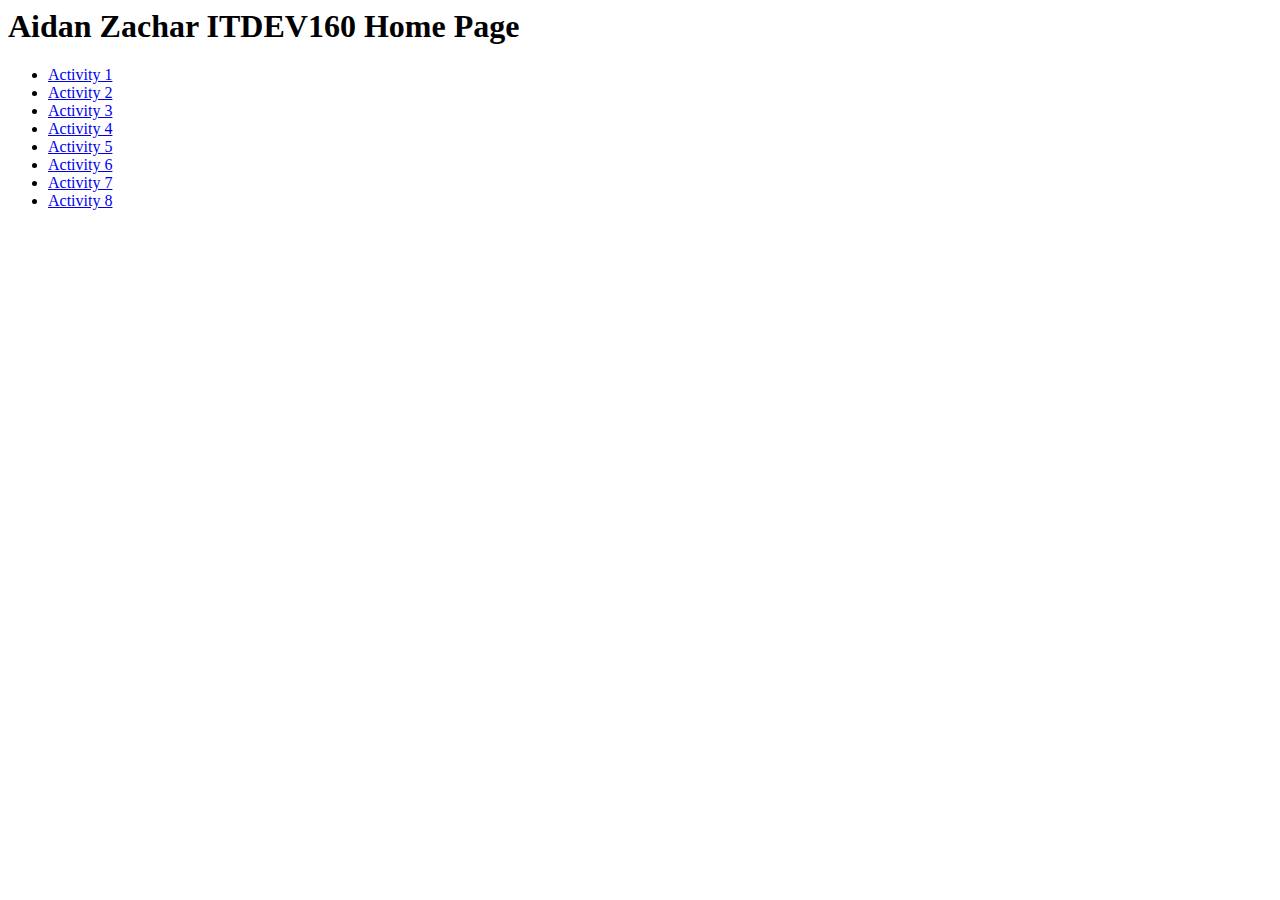
<file: index.html>
<html>
    <head>
        <title>Home</title>
    </head>
    <body>
        <h1>Aidan Zachar ITDEV160 Home Page</h1>
        <ul>
            <li>
                <a href="activity-1/index.html">Activity 1</a>
            </li>
            <li>
                <a href="activity-2/index.html">Activity 2</a>
            </li>
            <li>
                <a href="activity-3/index.html">Activity 3</a>
            </li>
            <li>
                <a href="activity-4/index.html">Activity 4</a>
            </li>
            <li>
                <a href="activity-5/index.html">Activity 5</a>
            </li>
            <li>
                <a href="activity-6/index.html">Activity 6</a>
            </li>
            <li>
                <a href="activity-7/index.html">Activity 7</a>
            </li>
            <li>
                <a href="activity-8/index.html">Activity 8</a>
            </li>
        </ul>
    </body>
</html>
</file>
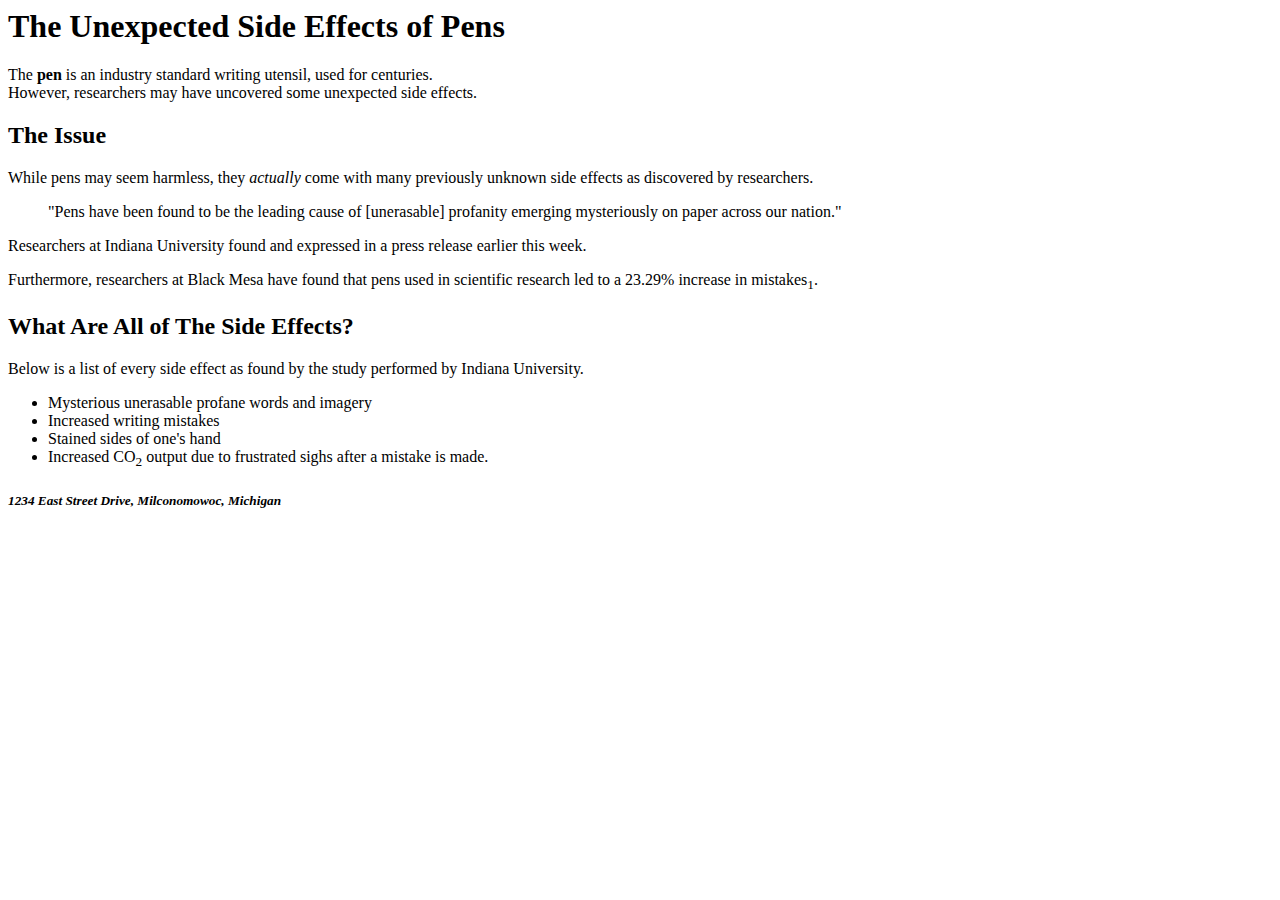
<file: activity-1/index.html>
<html>
    <head>
        <title></title>
    </head>
    <body>
        <h1>The Unexpected Side Effects of Pens</h1>
        <p>The <b>pen</b> is an industry standard writing utensil, used for centuries.<br>However, researchers may have uncovered some unexpected side effects.</p>
        <h2>The Issue</h2>
        <p>While pens may seem harmless, they <i>actually</i> come with many previously unknown side effects as discovered by researchers.</p>
        <blockquote cite="https://en.wikipedia.org/wiki/Pen">
            <p>"Pens have been found to be the leading cause of [unerasable] profanity emerging mysteriously on paper across our nation."</p>
        </blockquote>
        <p>Researchers at Indiana University found and expressed in a press release earlier this week.</p>
        <p>Furthermore, researchers at Black Mesa have found that pens used in scientific research led to a 23.29% increase in mistakes<sub>1</sub>.</sub></p>
        <h2>What Are All of The Side Effects?</h2>
        <p>Below is a list of every side effect as found by the study performed by Indiana University.</p>
        <ul>
            <li>Mysterious unerasable profane words and imagery</li>
            <li>Increased writing mistakes</li>
            <li>Stained sides of one's hand</li>
            <li>Increased CO<sub>2</sub> output due to frustrated sighs after a mistake is made.</li>
        </ul>

        <address>
            <h5>1234 East Street Drive, Milconomowoc, Michigan</h5>
        </address>
    </body>
</html>
</file>
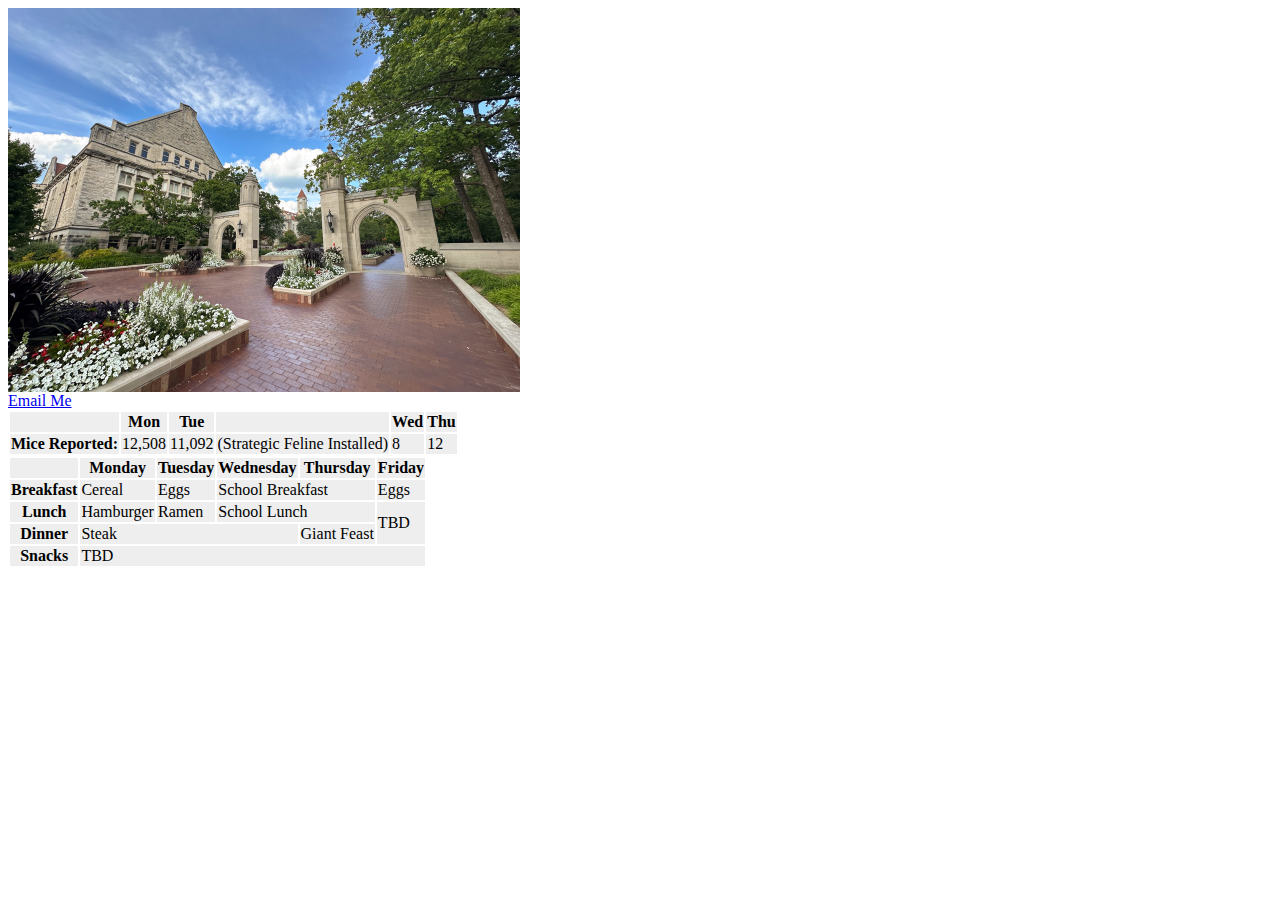
<file: activity-2/index.html>
<html>
    <head>
        <title>Activity 2</title>
        <style>
            th, td {
                background-color: #eeeeee;
            }
        </style>
    </head>
    <body>
        <img src="images/image.jpg" alt="Indiana University Sample Gates" title="Indiana University Sample Gates" width="512">
        <br>
        <a href="mailto:zacharaa@gmatc.matc.edu">Email Me</a>

        <table id="simple-table">
            <tr>
                <th></th>
                <th>Mon</th>
                <th>Tue</th>
                <th></th>
                <th>Wed</th>
                <th>Thu</th>
            </tr>
            <tr>
                <th>Mice Reported:</th>
                <td>12,508</td>
                <td>11,092</td>
                <td>(Strategic Feline Installed)</td>
                <td>8</td>
                <td>12</td>
            </tr>
        </table>

        <table id="complex-table">
            <thead>
                <tr>
                    <th></th>
                    <th scope="col">Monday</th>
                    <th scole="col">Tuesday</th>
                    <th scope="col">Wednesday</th>
                    <th scope="col">Thursday</th>
                    <th scope="col">Friday</th>
                </tr>
            </thead>
            <tbody>
                <tr>
                    <th scope="row">Breakfast</th>
                    <td>Cereal</td>
                    <td>Eggs</td>
                    <td colspan="2">School Breakfast</td>
                    <td>Eggs</td>
                </tr>
                <tr>
                    <th scope="row">Lunch</th>
                    <td>Hamburger</td>
                    <td>Ramen</td>
                    <td colspan="2">School Lunch</td>
                    <td rowspan="2">TBD</td>
                </tr>
                <tr>
                    <th scope="row">Dinner</th>
                    <td colspan="3">Steak</td>
                    <td>Giant Feast</td>
                </tr>
            </tbody>
            <tfoot>
                <tr>
                    <th scope="row">Snacks</th>
                    <td colspan="5">TBD</td>
                </tr>
            </tfoot>
        </table>
    </body>
</html>
</file>
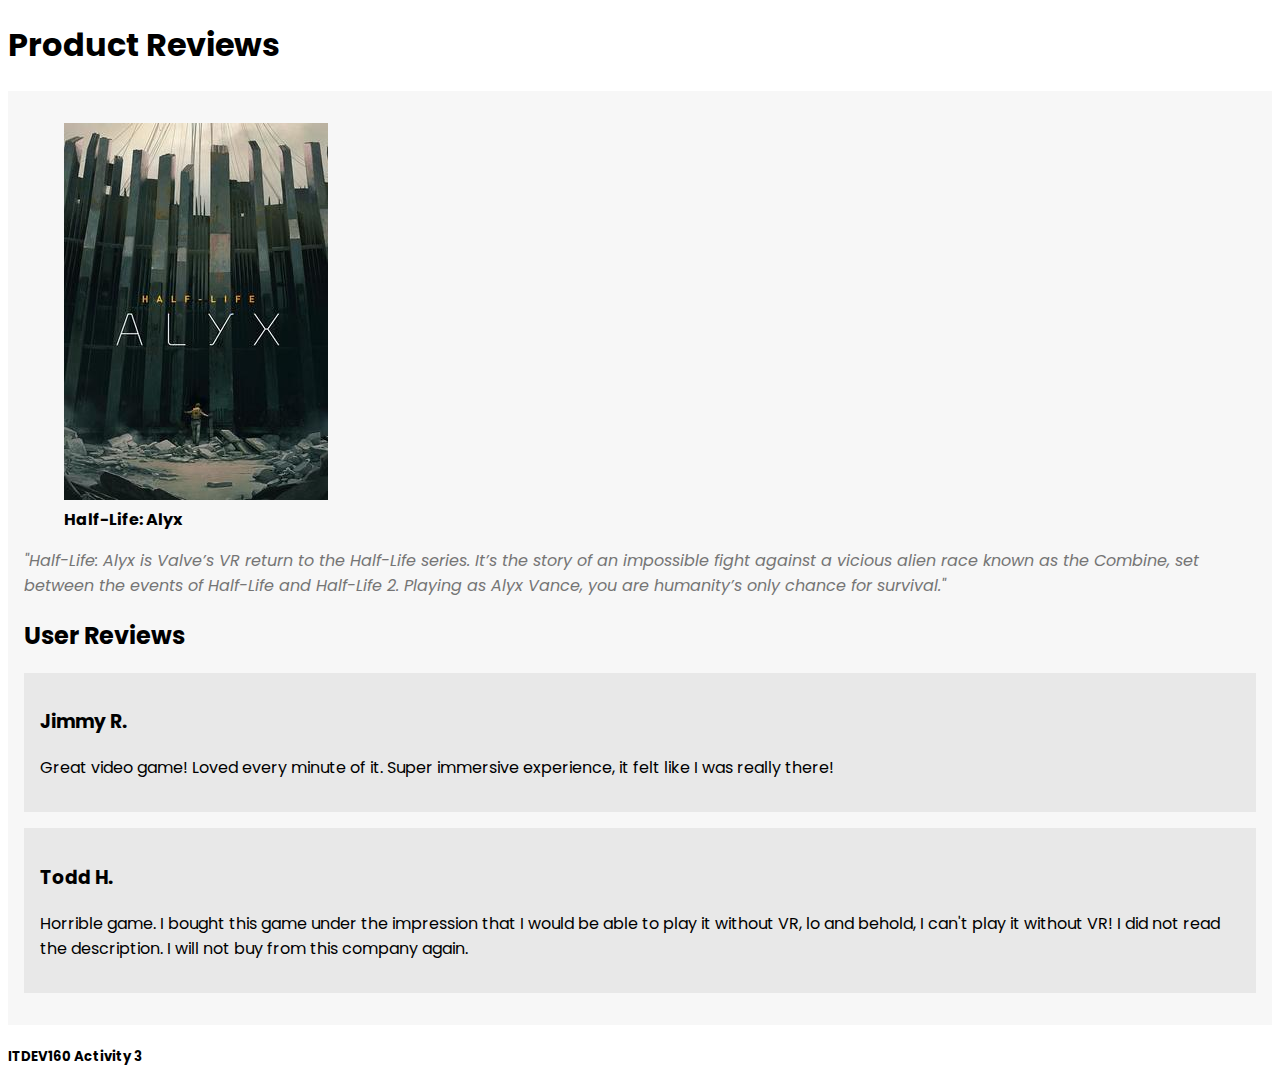
<file: activity-3/index.html>
<!DOCTYPE html>
<html lang="en">
<head>
    <meta charset="UTF-8">
    <meta name="viewport" content="width=device-width, initial-scale=1.0">
    <title>Product Reviews</title>
    <link rel="preconnect" href="https://fonts.googleapis.com">
    <link rel="preconnect" href="https://fonts.gstatic.com" crossorigin>
    <link href="https://fonts.googleapis.com/css2?family=Poppins:ital,wght@0,100;0,200;0,300;0,400;0,500;0,600;0,700;0,800;0,900;1,100;1,200;1,300;1,400;1,500;1,600;1,700;1,800;1,900&display=swap" rel="stylesheet">
    <link rel="stylesheet" type="text/css" href="css/master.css">
</head>
<body>
    <header>
        <h1>Product Reviews</h1> 
    </header>
    <main>
        <figure>
            <img src="images/HLA.jpg">
            <figcaption>Half-Life: Alyx</figcaption>
        </figure>
        <p class="desc">"Half-Life: Alyx is Valve’s VR return to the Half-Life series. It’s the story of an impossible fight against a vicious alien race known as the Combine, set between the events of Half-Life and Half-Life 2. Playing as Alyx Vance, you are humanity’s only chance for survival."</p>

        <h2>User Reviews</h2>
        <div class="review">
            <h3>Jimmy R.</h3>
            <p>Great video game! Loved every minute of it. Super immersive experience, it felt like I was really there!</p>
        </div>
        <div class="review">
            <h3>Todd H.</h3>
            <p>Horrible game. I bought this game under the impression that I would be able to play it without VR, lo and behold, I can't play it without VR! I did not read the description. I will not buy from this company again.</p>
        </div>
    </main>
    <footer>
        <h5>ITDEV160 Activity 3</h5>
    </footer>
</body>
</html>
</file>
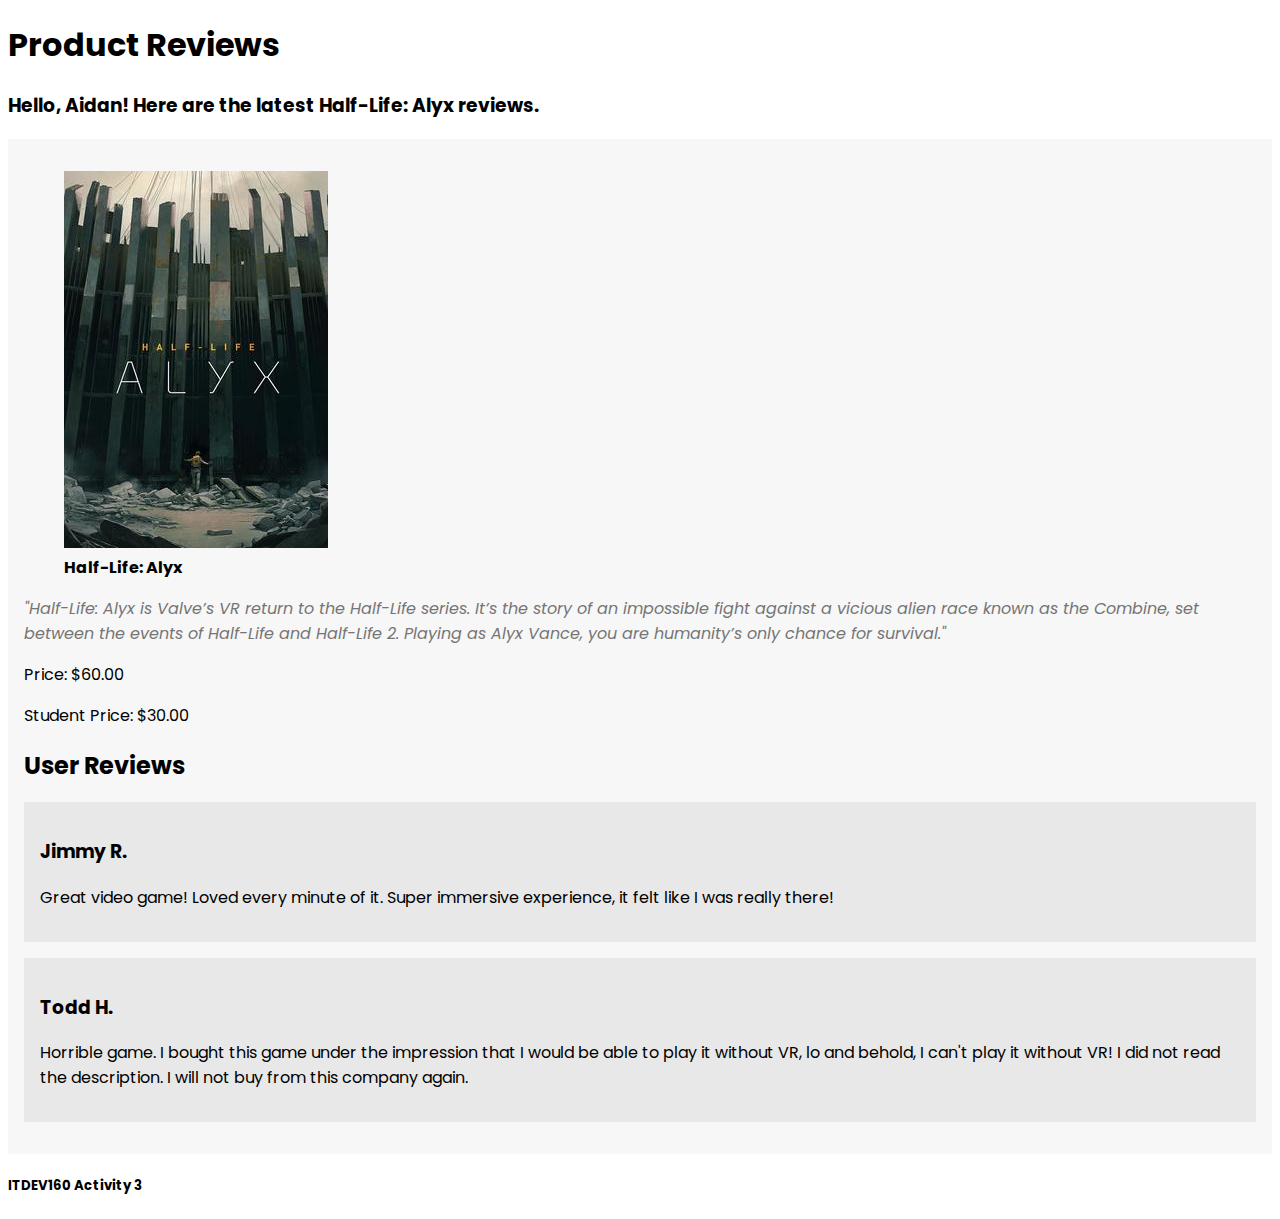
<file: activity-4/index.html>
<!DOCTYPE html>
<html lang="en">
<head>
    <meta charset="UTF-8">
    <meta name="viewport" content="width=device-width, initial-scale=1.0">
    <title>Product Reviews</title>
    <link rel="preconnect" href="https://fonts.googleapis.com">
    <link rel="preconnect" href="https://fonts.gstatic.com" crossorigin>
    <link href="https://fonts.googleapis.com/css2?family=Poppins:ital,wght@0,100;0,200;0,300;0,400;0,500;0,600;0,700;0,800;0,900;1,100;1,200;1,300;1,400;1,500;1,600;1,700;1,800;1,900&display=swap" rel="stylesheet">
    <link rel="stylesheet" type="text/css" href="css/master.css">
</head>
<body>
    <header>
        <h1>Product Reviews</h1>
        <h3 id="greeting"></h3>
    </header>
    <main>
        <figure>
            <img src="images/HLA.jpg">
            <figcaption>Half-Life: Alyx</figcaption>
        </figure>
        <p class="desc">"Half-Life: Alyx is Valve’s VR return to the Half-Life series. It’s the story of an impossible fight against a vicious alien race known as the Combine, set between the events of Half-Life and Half-Life 2. Playing as Alyx Vance, you are humanity’s only chance for survival."</p>
        <p>Price: $<span id="price"></span></p>
        <p>Student Price: $<span id="student-price"></span></p>

        <h2>User Reviews</h2>
        <div class="review">
            <h3>Jimmy R.</h3>
            <p>Great video game! Loved every minute of it. Super immersive experience, it felt like I was really there!</p>
        </div>
        <div class="review">
            <h3>Todd H.</h3>
            <p>Horrible game. I bought this game under the impression that I would be able to play it without VR, lo and behold, I can't play it without VR! I did not read the description. I will not buy from this company again.</p>
        </div>
    </main>
    <footer>
        <h5>ITDEV160 Activity 3</h5>
    </footer>
    
    <script src="js/scripts.js"></script>
</body>
</html>
</file>
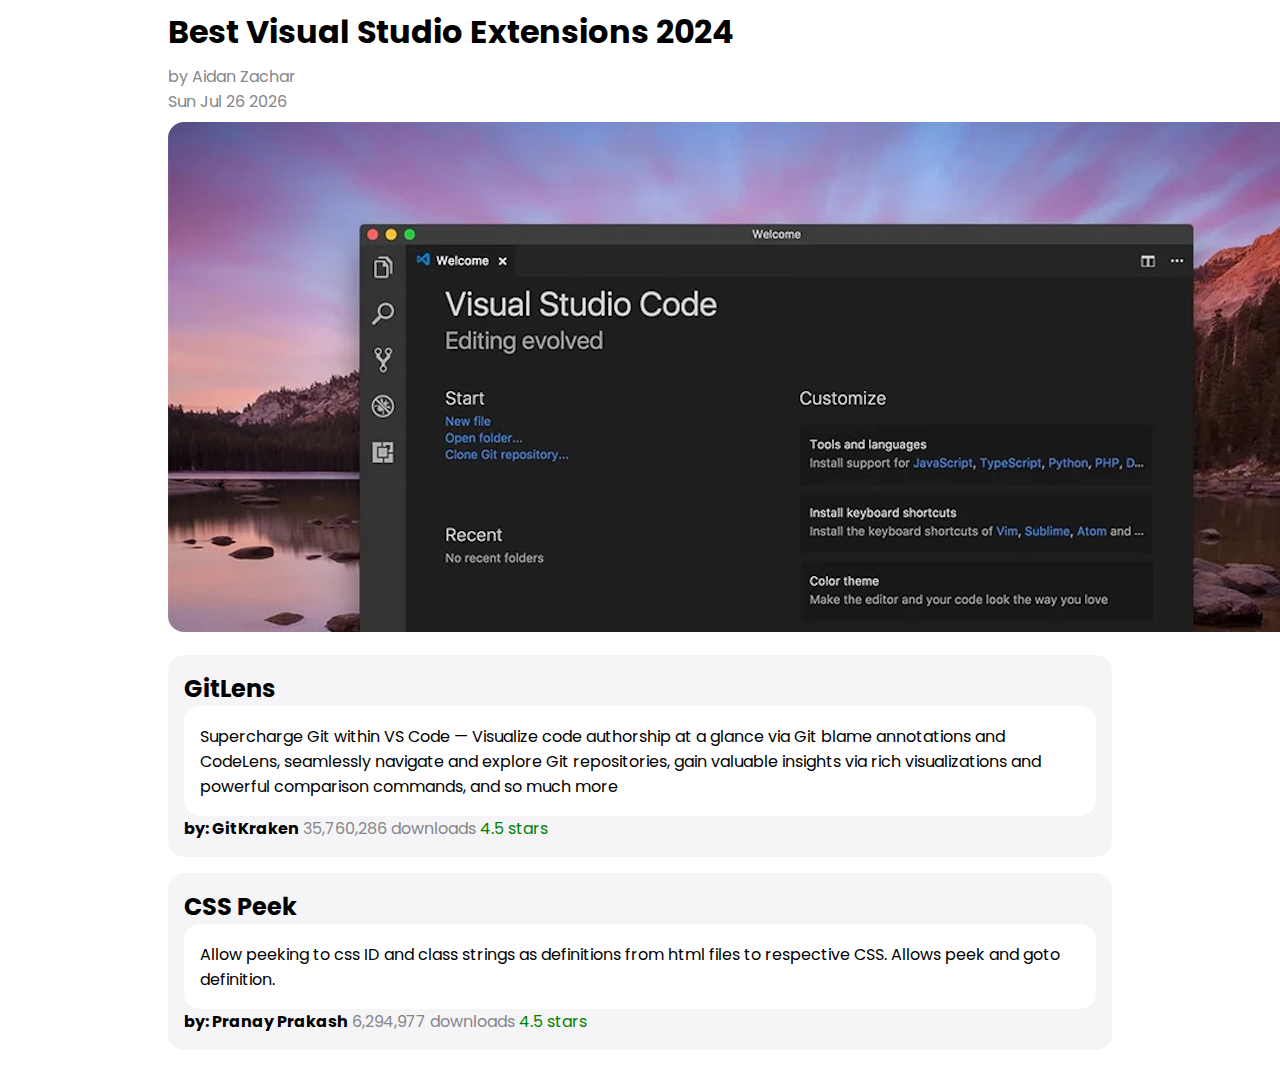
<file: activity-5/index.html>
<!DOCTYPE html>
<html lang="en">
<head>
    <meta charset="UTF-8">
    <meta name="viewport" content="width=device-width, initial-scale=1.0">
    <title>Best Visual Studio Extensions 2024</title>
    <link rel="stylesheet" href="css/master.css">
    <link rel="preconnect" href="https://fonts.googleapis.com">
    <link rel="preconnect" href="https://fonts.gstatic.com" crossorigin>
    <link href="https://fonts.googleapis.com/css2?family=Poppins:ital,wght@0,100;0,200;0,300;0,400;0,500;0,600;0,700;0,800;0,900;1,100;1,200;1,300;1,400;1,500;1,600;1,700;1,800;1,900&display=swap" rel="stylesheet">
</head>
<body>

    <header>
        <h1>Best Visual Studio Extensions 2024</h1>
        <div id="credits">
            <div id="author">by Aidan Zachar</div>
            <div id="date"></div>
        </div>
        <img id="header-image" src="images/header.webp" alt="header image">
    </header>

    <main>
        <div class="extension-container">
            <header>
                <h2 id="e1-name"></h2>
            </header>
            <section class="desc">
                <p id="e1-description"></p>
            </section>
            <footer>
                <span id="e1-author" class="auth"></span>
                <span id="e1-downloads" class="DLs"></span>
                <span id="e1-stars" class="stars"></span>
            </footer>
        </div>

        <div class="extension-container">
            <header>
                <h2 id="e2-name"></h2>
            </header>
            <section class="desc">
                <p id="e2-description"></p>
            </section>
            <footer>
                <span id="e2-author" class="auth"></span>
                <span id="e2-downloads" class="DLs"></span>
                <span id="e2-stars" class="stars"></span>
            </footer>
        </div>
    </main>
    <script src="js/scripts.js" charset="utf-8"></script>
</body>
</html>
</file>
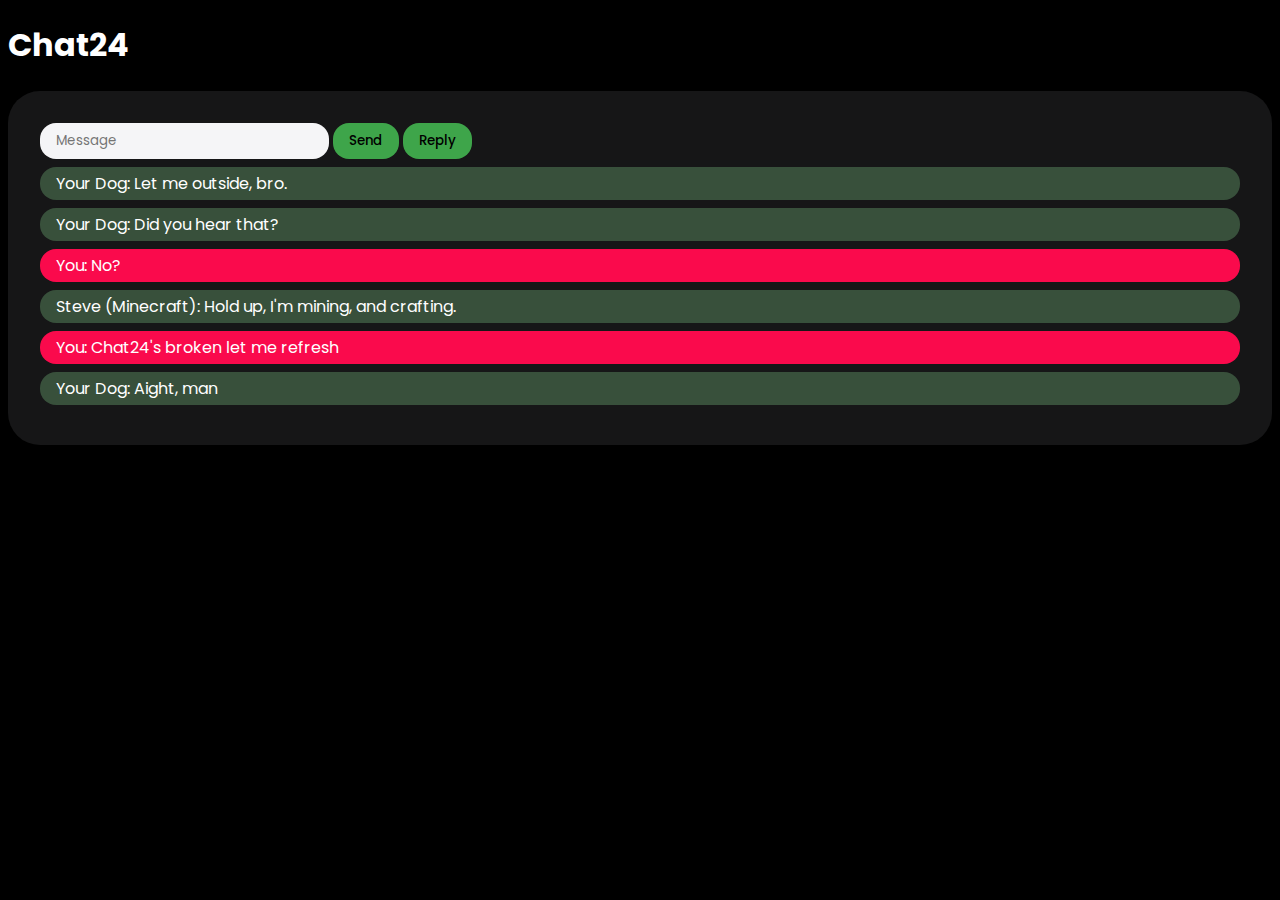
<file: activity-6/index.html>
<!DOCTYPE html>
<html lang="en">
<head>
    <meta charset="UTF-8">
    <meta name="viewport" content="width=device-width, initial-scale=1.0">
    <title>Chat24</title>
    <link rel="preconnect" href="https://fonts.googleapis.com">
    <link rel="preconnect" href="https://fonts.gstatic.com" crossorigin>
    <link href="https://fonts.googleapis.com/css2?family=Poppins:ital,wght@0,100;0,200;0,300;0,400;0,500;0,600;0,700;0,800;0,900;1,100;1,200;1,300;1,400;1,500;1,600;1,700;1,800;1,900&display=swap" rel="stylesheet">
    <link rel="stylesheet" href="css/master.css">
</head>
<body>
    <header>
        <h1>Chat24</h1>
    </header>


    <main id="message-container" class="messages">
        <section>
            <input type="text" id="message-input" placeholder="Message">
            <button type="button" id="send-button">Send</button>
            <button type="button" id="reply-button">Reply</button>
        </section>
    </main>

    <script src="js/scripts.js"></script>
</body>
</html>
</file>
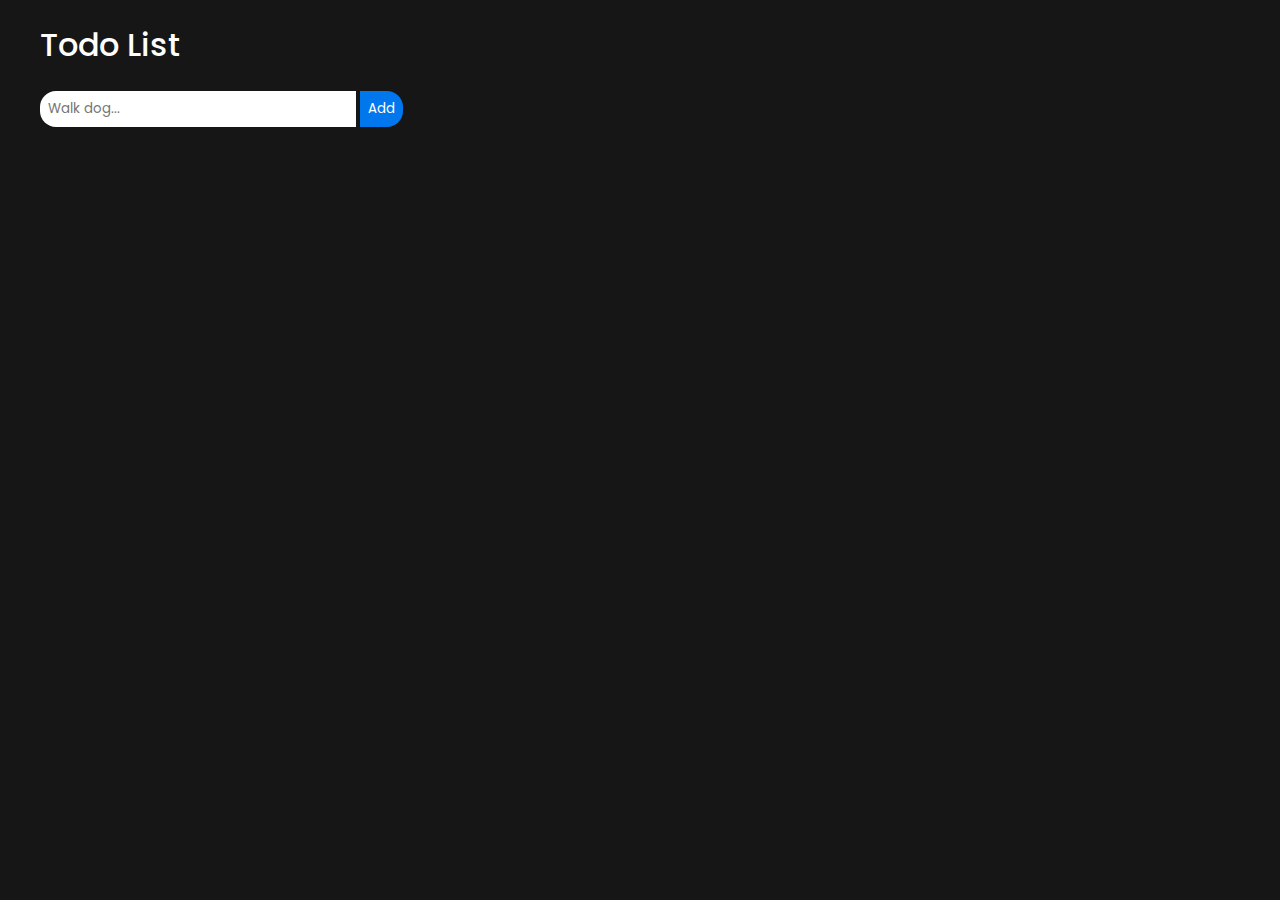
<file: activity-7/index.html>
<!DOCTYPE html>
<html lang="en">
<head>
    <meta charset="UTF-8">
    <meta name="viewport" content="width=device-width, initial-scale=1.0">
    <title>Todo List</title>
    <link rel="stylesheet" href="css/styles.css">
    <link rel="preconnect" href="https://fonts.googleapis.com">
    <link rel="preconnect" href="https://fonts.gstatic.com" crossorigin>
    <link href="https://fonts.googleapis.com/css2?family=Poppins:ital,wght@0,100;0,200;0,300;0,400;0,500;0,600;0,700;0,800;0,900;1,100;1,200;1,300;1,400;1,500;1,600;1,700;1,800;1,900&display=swap" rel="stylesheet">
</head>
<body>
    <header>
        <h1>Todo List</h1>
    </header>

    <main>
        <section>
            <input type="text" id="input-task" placeholder="Walk dog...">
            <button type="button" id="add-task">Add</button>
        </section>
        <section id="todo-list-container">
            <ol id="active-list">

            </ol>
            <ul id="completed-list">

            </ul>
        </section>
    </main>

    <script src="js/scripts.js"></script>
</body>
</html>
</file>
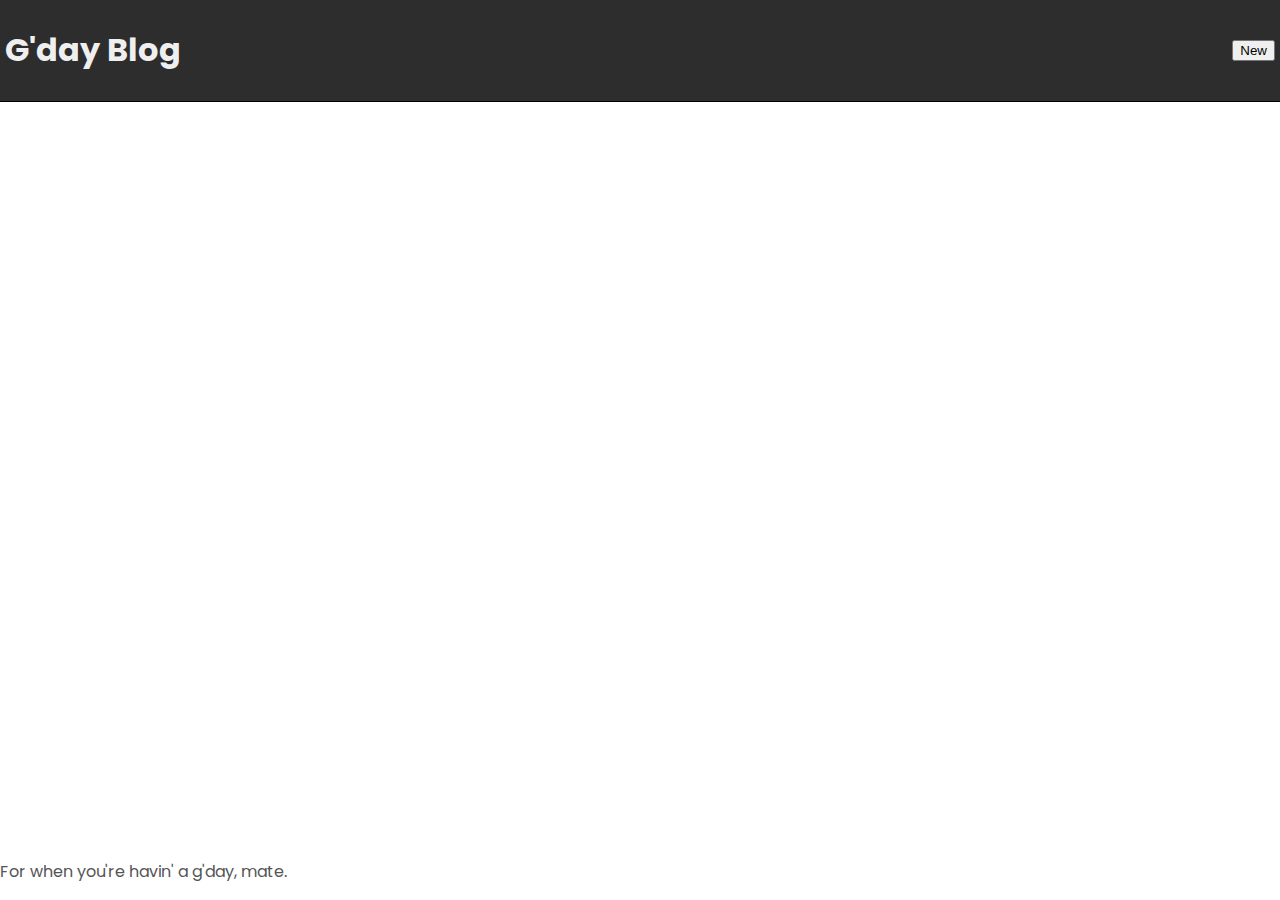
<file: activity-8/index.html>
<!DOCTYPE html>
<html lang="en">
<head>
    <meta charset="UTF-8">
    <meta name="viewport" content="width=device-width, initial-scale=1.0">
    <title>Activity 8</title>
    <link rel="preconnect" href="https://fonts.googleapis.com">
    <link rel="preconnect" href="https://fonts.gstatic.com" crossorigin>
    <link href="https://fonts.googleapis.com/css2?family=Poppins:ital,wght@0,100;0,200;0,300;0,400;0,500;0,600;0,700;0,800;0,900;1,100;1,200;1,300;1,400;1,500;1,600;1,700;1,800;1,900&display=swap" rel="stylesheet">
    <link rel="stylesheet" href="css/styles.css">
</head>
<body>
    <header>
        <h1 class="header-title">G'day Blog</h1>
        <div class="header-menu">
            <button id="new-button">New</button>
        </div>
    </header>
    <main>
        <section id="display-content">

        </section>
    </main>
    <footer>
        <p>For when you're havin' a g'day, mate.</p>
    </footer>

    <div class="modal" id="modal-dialog">
        <section>
            <h2>Title</h2>
            <input type="text" id="edit-title-text">
            <span id="edit-title-message"></span>
        </section>
        <section>
            <h2>Content</h2>
            <textarea name="edit-content-text" id="edit-content-text" cols="80" rows="8"></textarea>
            <span id="edit-content-message"></span>
        </section>
        <footer>
            <button id="cancel-button">Cancel</button>
            <button id="save-button">Save</button>
        </footer>
    </div>
    <div id="modal-backdrop"></div>

    <script src="js/scripts.js"></script>
</body>
</html>
</file>
<file: activity-3/css/master.css>
header, body, footer {
    font-family: "Poppins", sans-serif;
}
main {
    background-color: #f7f7f7;
    padding: 1rem 1rem;
}
figcaption {
    font-weight: bold;
}

.review {
    background-color: rgb(232, 232, 232);
    padding: 1rem;
    margin: 1rem 0;
}
.desc {
    color: #757575;
    font-style: italic;
}
</file>
<file: activity-4/css/master.css>
header, body, footer {
    font-family: "Poppins", sans-serif;
}
main {
    background-color: #f7f7f7;
    padding: 1rem 1rem;
}
figcaption {
    font-weight: bold;
}

.review {
    background-color: rgb(232, 232, 232);
    padding: 1rem;
    margin: 1rem 0;
}
.desc {
    color: #757575;
    font-style: italic;
}
</file>
<file: activity-5/css/master.css>
body {
    font-family: 'Poppins', sans-serif;
    padding: 0 10rem;
}

h1,h2 {
    margin: 0 0;
}

#credits {
    color: #86868b;
    padding: 0.5rem 0;
}
#header-image {
    border-radius: 1rem;
}

.extension-container {
    background-color: rgb(245, 245, 247);
    padding: 1rem 1rem;
    margin: 1rem 0;
    border-radius: 1rem;
}
.desc {
    border-radius: 1rem;
    background-color: white;
    margin: 0;
    padding: 0.1rem 1rem;
}
.auth {
    font-weight: bold;
}
.DLs {
    color: #86868b;
}
.stars {
    color: green;
}
</file>
<file: activity-6/css/master.css>
body {
    font-family: 'Poppins', sans-serif;
    background-color: black;
    color: white;
}

.messages {
    color: white;
    background-color: #161617;
    padding: 2rem;
    border-radius: 2rem;
}

.in-message {
    background-color: #38503B;
    padding: 0.25rem 1rem;
    margin: 0.5rem 0;
    border-radius: 1rem;;
}

.out-message {
    background-color: #FA0A4C;
    padding: 0.25rem 1rem;
    margin: 0.5rem 0;
    border-radius: 1rem;
}

input {
    padding: 0.5rem 1rem;
    border-radius: 1rem;
    border: none;
    font-family: 'Poppins';
    background-color: rgb(245,245,247);
}
button {
    padding: 0.5rem 1rem;
    border-radius: 1rem;
    border: none;
    font-family: 'Poppins';
    font-weight: 500;
    background-color: #3EA54A;
}
</file>
<file: activity-7/css/styles.css>
body {
    font-family: 'Poppins', sans-serif;
    background-color: #161617;
    color: white;
    padding: 0 2rem;
}
h1,h2,h3,h4,h5 {
    font-weight: 500;
}

input {
    padding: 0.5rem;
    border: none;
    border-radius: 1rem 0 0 1rem;
    font-family: 'Poppins';
    margin-right: 0;
    min-width: 25%;
}
button {
    border-radius: 0 1rem 1rem 0;
    padding: 0.5rem;
    font-family: 'Poppins';
    margin-left: 0;
    border: none;
    background-color: #0077ED;
    color: white;
    transition: 0.2s;
}
button:hover {
    background-color: #2086ec;
    padding: 0.5rem 0.75rem;
}

ul {
    list-style-type: none;
}
#completed-list li {
    text-decoration: line-through;
    color: grey;
}
#active-list li {
    transition: 0.2s;
    padding: 0.25rem;
}

#active-list li:hover {
    transform: translateX(8px);
    background-color: #28282a;
    border-radius: 0 1rem 1rem 0;
    padding: 0.25rem;
}

@keyframes vanish {
    from {
        filter: blur(0px);
        font-size: 1rem;
    }
    to {
        filter: blur(16px);
        font-size: 0rem;
    }
}

@keyframes appear {
    from {
        filter: blur(16px);
        font-size: 0rem;
    }
    to {
        filter: blur(0px);
        font-size: 1rem;
    }
}

.vanish {
    animation-name: vanish;
    animation-duration: 0.4s;
}

.appear {
    animation-name: appear;
    animation-duration: 0.4s;
}
</file>
<file: activity-8/css/styles.css>
body {
    display: flex;
    flex-direction: column;
    min-height: 100vh;
    font-family: 'Poppins', sans-serif;
    color: #555;
    margin: 0;
}

header {
    display: flex;
    padding: 5px;
    color: #efefef;
    background-color: #2d2d2d;
    border-bottom: solid 1px #000;
}

header .header-title {
    display: inline-block;
}
header .header-menu {
    flex-grow: 1;
    display: flex;
    align-items: center;
    justify-content: flex-end;
    color: #777;
    font-size: smaller;
}

main {
    flex: 1;
}
main #display-content {
    padding: 20px;
    max-width: 100%;
    overflow-x: hidden;
}

#modal-backdrop {
    display: none;
    position: absolute;
    height: 100vh;
    width: 100vw;
    background-color: rgba(0,0,0,0.75);
}
#modal-backdrop.visible {
    display: block;
}

.modal {
    display: none;
    position: absolute;
    padding: 10px;
    border: solid 1px #555;
    background-color: #fff;
    z-index: 99999;
    width: 300px;
    height: 300px;
    top: 50%;
    left: 50%;
    transform: translate(-50%, -50%);
}
.modal.visible {
    display: block;
}

.modal-content {
    width: 300px;
    height: 300px;
}

#edit-title {
    width: 300px;
}

#edit-content-text {
    width: 100%;
    box-sizing: border-box;
}
</file>
